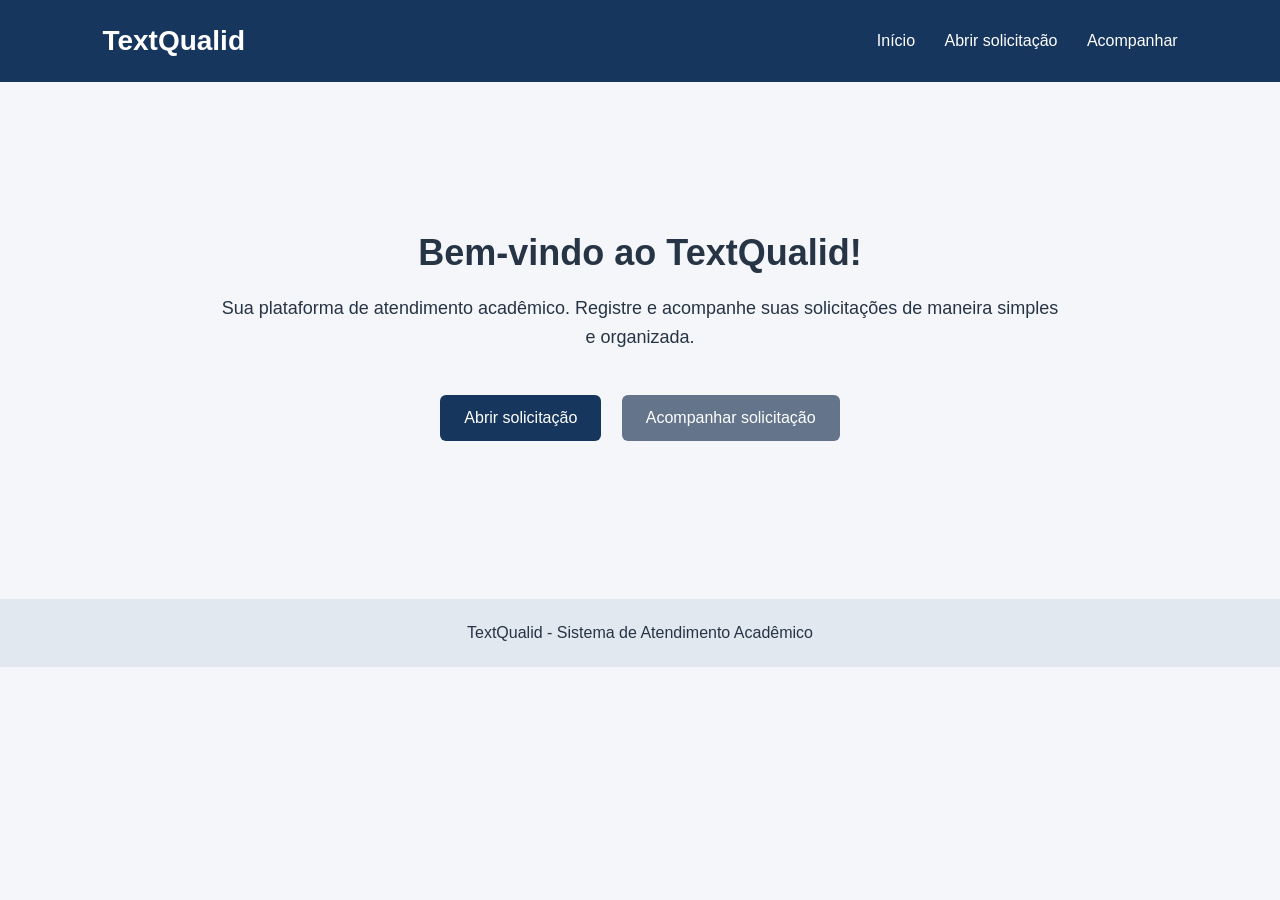
<file: frontend/index.html>
<!DOCTYPE html>
<html lang="pt-BR">
<head>
    <meta charset="UTF-8">
    <meta name="viewport" content="width=device-width, initial-scale=1.0">
    <title>TextQualid | Atendimento Acadêmico</title>
    <link rel="stylesheet" href="css/style.css">
</head>
<body>

    <header>
        <h1>TextQualid</h1>
        <nav>
            <a href="index.html">Início</a>
            <a href="abrir-solicitacao.html">Abrir solicitação</a>
            <a href="acompanhar.html">Acompanhar</a>
        </nav>
    </header>

    <main>
        <section class="boas-vindas">
            <h2>Bem-vindo ao TextQualid!</h2>
            <p>
                Sua plataforma de atendimento acadêmico.
                Registre e acompanhe suas solicitações
                de maneira simples e organizada.
            </p>

            <a class="botao" href="abrir-solicitacao.html">
                Abrir solicitação
            </a>

            <a class="botao secundario" href="acompanhar.html">
                Acompanhar solicitação
            </a>
        </section>
    </main>

    <footer>
        <p>TextQualid - Sistema de Atendimento Acadêmico</p>
    </footer>

</body>
</html>
</file>
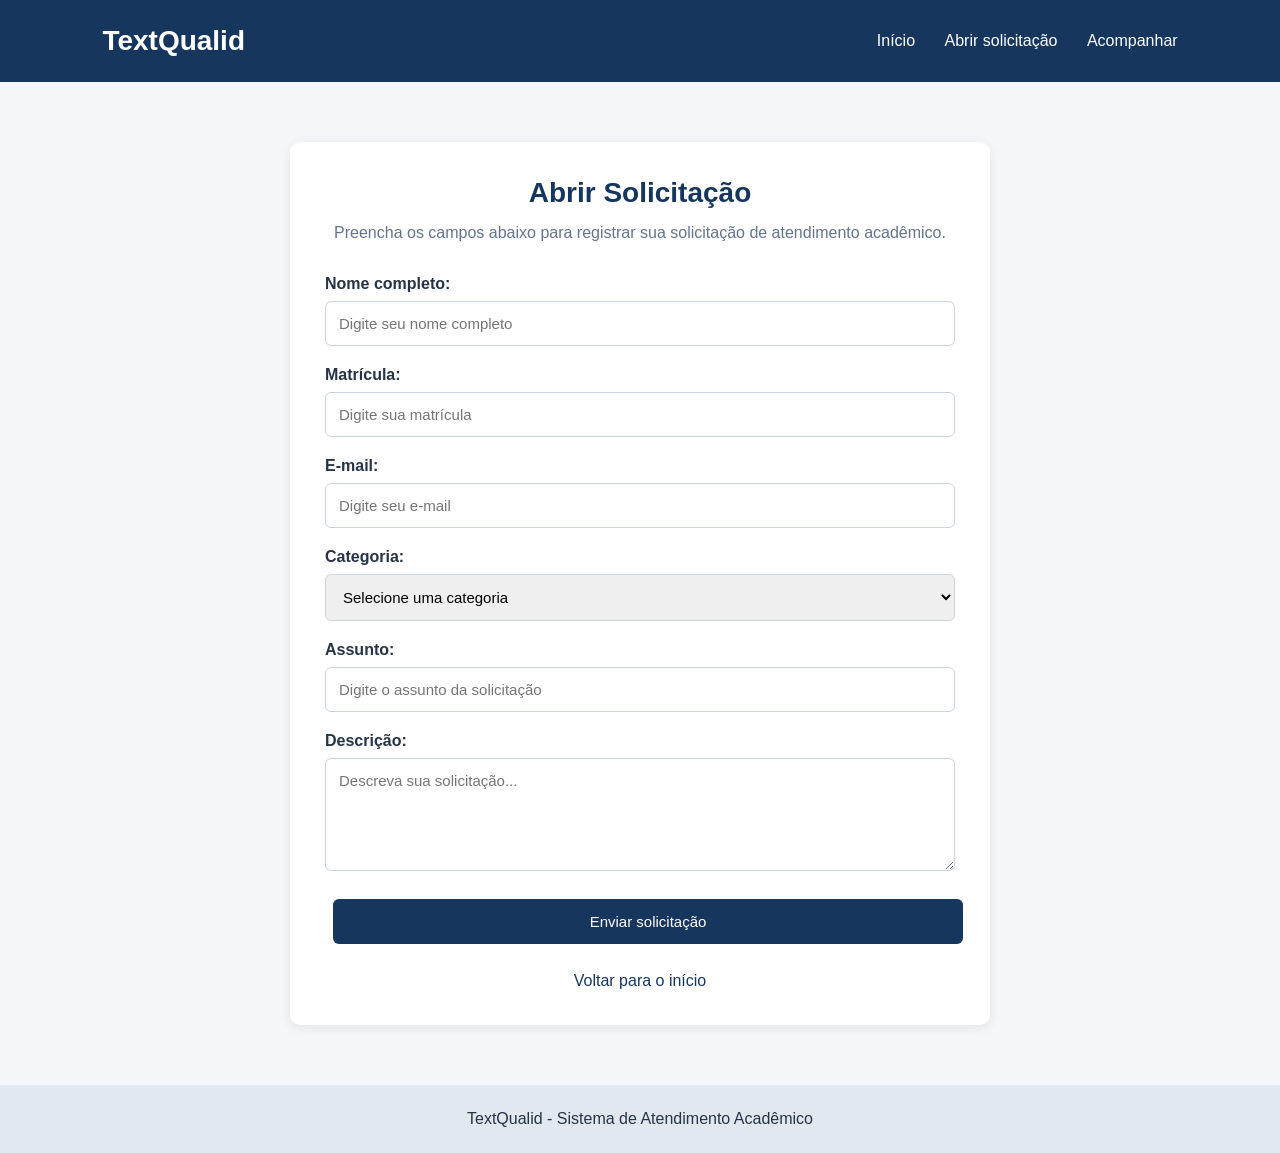
<file: frontend/abrir-solicitacao.html>
<!DOCTYPE html>
<html lang="pt-BR">

<head>
    <meta charset="UTF-8">
    <meta name="viewport" content="width=device-width, initial-scale=1.0">

    <title>Abrir Solicitação | TextQualid</title>

    <link rel="stylesheet" href="css/style.css">
</head>

<body>

    <header>
        <h1>TextQualid</h1>

        <nav>
            <a href="index.html">Início</a>
            <a href="abrir-solicitacao.html">Abrir solicitação</a>
            <a href="acompanhar.html">Acompanhar</a>
        </nav>
    </header>

    <main class="container">

        <section class="formulario-container">

            <h2>Abrir Solicitação</h2>

            <p class="descricao">
                Preencha os campos abaixo para registrar
                sua solicitação de atendimento acadêmico.
            </p>

            <form id="formSolicitacao">

                <div class="campo">
                    <label for="nome">Nome completo:</label>
                    <input type="text" id="nome" name="nome" placeholder="Digite seu nome completo" required>
                </div>

                <div class="campo">
                    <label for="matricula">Matrícula:</label>
                    <input type="text" id="matricula" name="matricula" placeholder="Digite sua matrícula" required>
                </div>

                <div class="campo">
                    <label for="email">E-mail:</label>
                    <input type="email" id="email" name="email" placeholder="Digite seu e-mail" required>
                </div>

                <div class="campo">
                    <label for="categoria">Categoria:</label>

                    <select id="categoria" name="categoria" required>
                        <option value="">Selecione uma categoria</option>
                        <option value="Financeiro">Financeiro</option>
                        <option value="Matrícula">Matrícula</option>
                        <option value="Documentação">Documentação</option>
                        <option value="Acadêmico">Acadêmico</option>
                        <option value="Outros">Outros</option>
                    </select>
                </div>

                <div class="campo">
                    <label for="assunto">Assunto:</label>
                    <input type="text" id="assunto" name="assunto" placeholder="Digite o assunto da solicitação"
                        required>
                </div>

                <div class="campo">
                    <label for="descricao">Descrição:</label>
                    <textarea id="descricao" name="descricao" rows="5" placeholder="Descreva sua solicitação..."
                        required></textarea>
                </div>

                <button type="submit" class="botao">
                    Enviar solicitação
                </button>

                <a href="index.html" class="voltar">
                    Voltar para o início
                </a>

            </form>

        </section>

    </main>

    <footer>
        <p>TextQualid - Sistema de Atendimento Acadêmico</p>
    </footer>

<script src="js/abrir-solicitacao.js"></script>
    
</body>

</html>
</file>
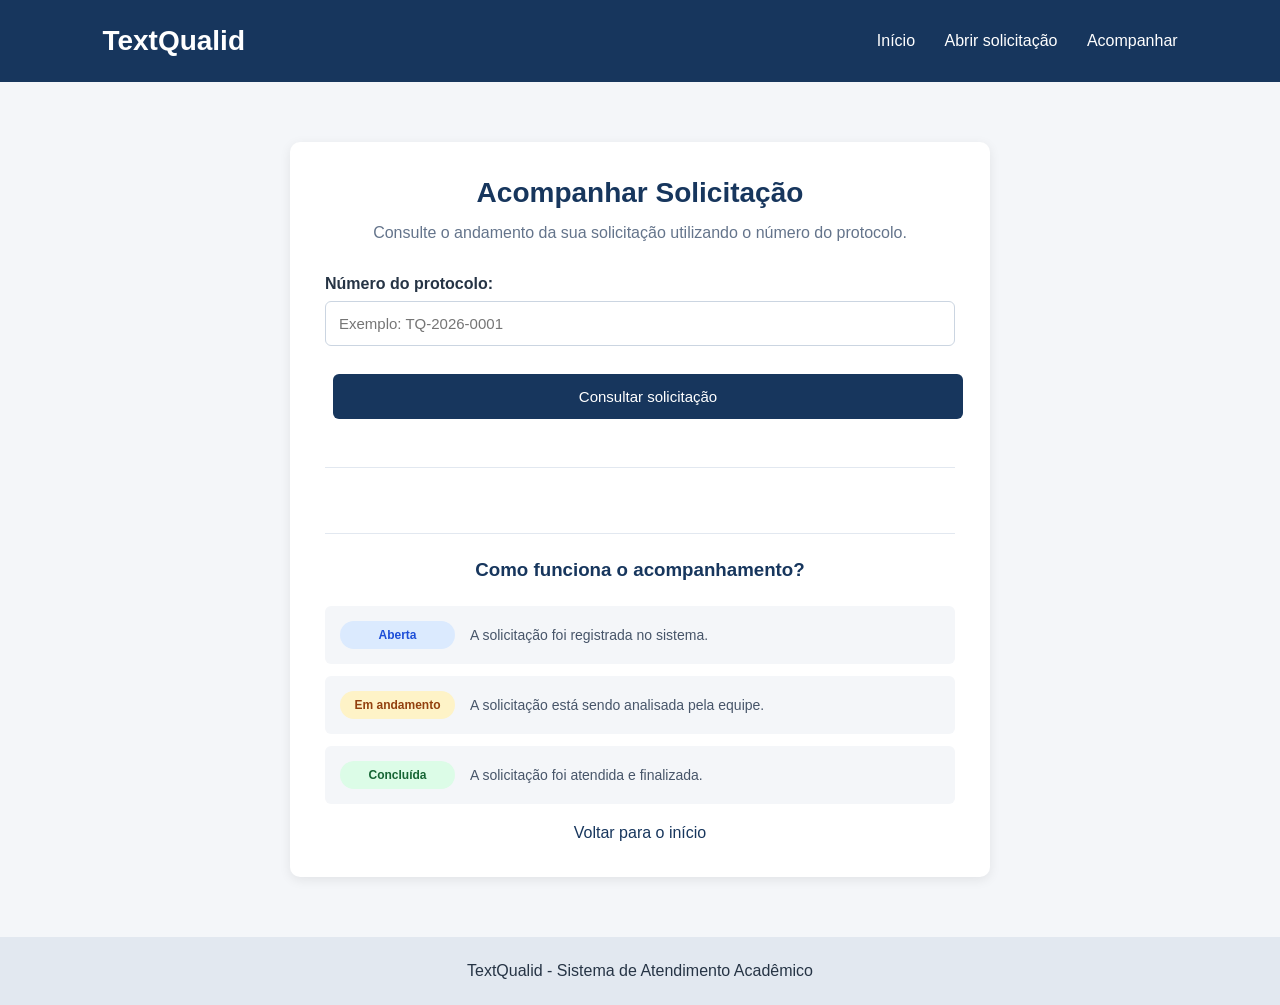
<file: frontend/acompanhar.html>
<!DOCTYPE html>
<html lang="pt-BR">

<head>
    <meta charset="UTF-8">
    <meta name="viewport" content="width=device-width, initial-scale=1.0">

    <title>Acompanhar Solicitação | TextQualid</title>

    <link rel="stylesheet" href="css/style.css">
</head>

<body>

    <header>
        <h1>TextQualid</h1>

        <nav>
            <a href="index.html">Início</a>
            <a href="abrir-solicitacao.html">Abrir solicitação</a>
            <a href="acompanhar.html">Acompanhar</a>
        </nav>
    </header>

    <main class="container">

        <section class="consulta-container">

            <h2>Acompanhar Solicitação</h2>

            <p class="descricao">
                Consulte o andamento da sua solicitação
                utilizando o número do protocolo.
            </p>

            <form id="formConsulta">

                <div class="campo">
                    <label for="protocolo">Número do protocolo:</label>

                    <input type="text" id="protocolo" name="protocolo" placeholder="Exemplo: TQ-2026-0001" required>
                </div>

                <button type="submit" class="botao">
                    Consultar solicitação
                </button>

            </form>

            <div id="resultadoSolicitacao" class="resultado-consulta" aria-live="polite"></div>

            <div class="resultado-consulta">

                <h3>Como funciona o acompanhamento?</h3>

                <div class="status-item">
                    <span class="status aberto">Aberta</span>
                    <p>A solicitação foi registrada no sistema.</p>
                </div>

                <div class="status-item">
                    <span class="status andamento">Em andamento</span>
                    <p>A solicitação está sendo analisada pela equipe.</p>
                </div>

                <div class="status-item">
                    <span class="status concluido">Concluída</span>
                    <p>A solicitação foi atendida e finalizada.</p>
                </div>

            </div>

            <a href="index.html" class="voltar">
                Voltar para o início
            </a>

        </section>

    </main>

    <footer>
        <p>TextQualid - Sistema de Atendimento Acadêmico</p>
    </footer>

<script src="js/acompanhar.js"></script>
</body>

</html>
</file>
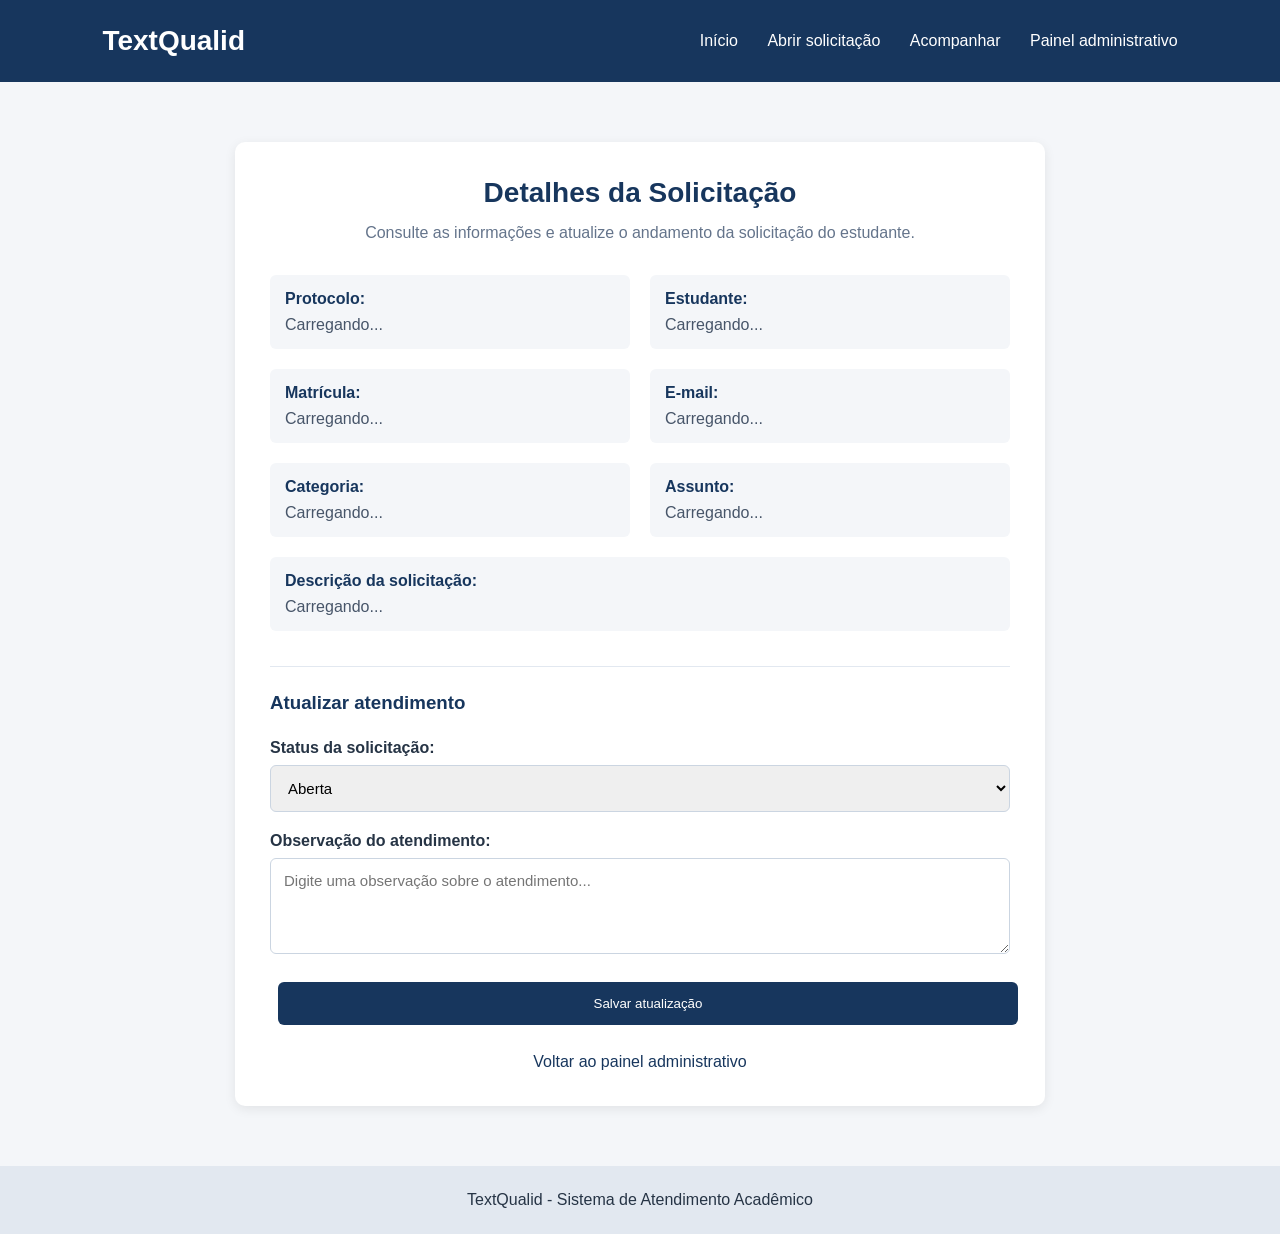
<file: frontend/detalhes.html>
<!DOCTYPE html>
<html lang="pt-BR">

<head>
    <meta charset="UTF-8">
    <meta name="viewport" content="width=device-width, initial-scale=1.0">

    <title>Detalhes da Solicitação | TextQualid</title>

    <link rel="stylesheet" href="css/style.css">
</head>

<body>

    <header>
        <h1>TextQualid</h1>

        <nav>
            <a href="index.html">Início</a>
            <a href="abrir-solicitacao.html">Abrir solicitação</a>
            <a href="acompanhar.html">Acompanhar</a>
            <a href="painel.html">Painel administrativo</a>
        </nav>
    </header>

    <main class="detalhes-container">

        <section class="detalhes-card">

            <h2>Detalhes da Solicitação</h2>

            <p class="descricao">
                Consulte as informações e atualize o andamento
                da solicitação do estudante.
            </p>

            <div class="informacoes-solicitacao">

                <div class="informacao">
                    <strong>Protocolo:</strong>
                    <span id="protocolo">Carregando...</span>
                </div>

                <div class="informacao">
                    <strong>Estudante:</strong>
                    <span id="nome">Carregando...</span>
                </div>

                <div class="informacao">
                    <strong>Matrícula:</strong>
                    <span id="matricula">Carregando...</span>
                </div>

                <div class="informacao">
                    <strong>E-mail:</strong>
                    <span id="email">Carregando...</span>
                </div>

                <div class="informacao">
                    <strong>Categoria:</strong>
                    <span id="categoria">Carregando...</span>
                </div>

                <div class="informacao">
                    <strong>Assunto:</strong>
                    <span id="assunto">Carregando...</span>
                </div>

                <div class="informacao descricao-completa">
                    <strong>Descrição da solicitação:</strong>
                    <p id="descricao">Carregando...</p>
                </div>

            </div>

            <div class="atualizar-status">

                <h3>Atualizar atendimento</h3>

                <form id="formStatus">

                    <div class="campo">

                        <label for="status">Status da solicitação:</label>

                        <select id="status" name="status" required>
                            <option value="Aberta">Aberta</option>
                            <option value="Em andamento">Em andamento</option>
                            <option value="Concluída">Concluída</option>
                        </select>

                    </div>

                    <div class="campo">

                        <label for="observacao">Observação do atendimento:</label>

                        <textarea id="observacao" name="observacao" rows="4"
                            placeholder="Digite uma observação sobre o atendimento..."></textarea>

                    </div>

                    <button type="submit" class="botao">
                        Salvar atualização
                    </button>

                </form>

            </div>

            <a href="painel.html" class="voltar">
                Voltar ao painel administrativo
            </a>

        </section>

    </main>

    <footer>
        <p>TextQualid - Sistema de Atendimento Acadêmico</p>
    </footer>

    <script src="js/detalhes.js"></script>
</body>

</html>
</file>
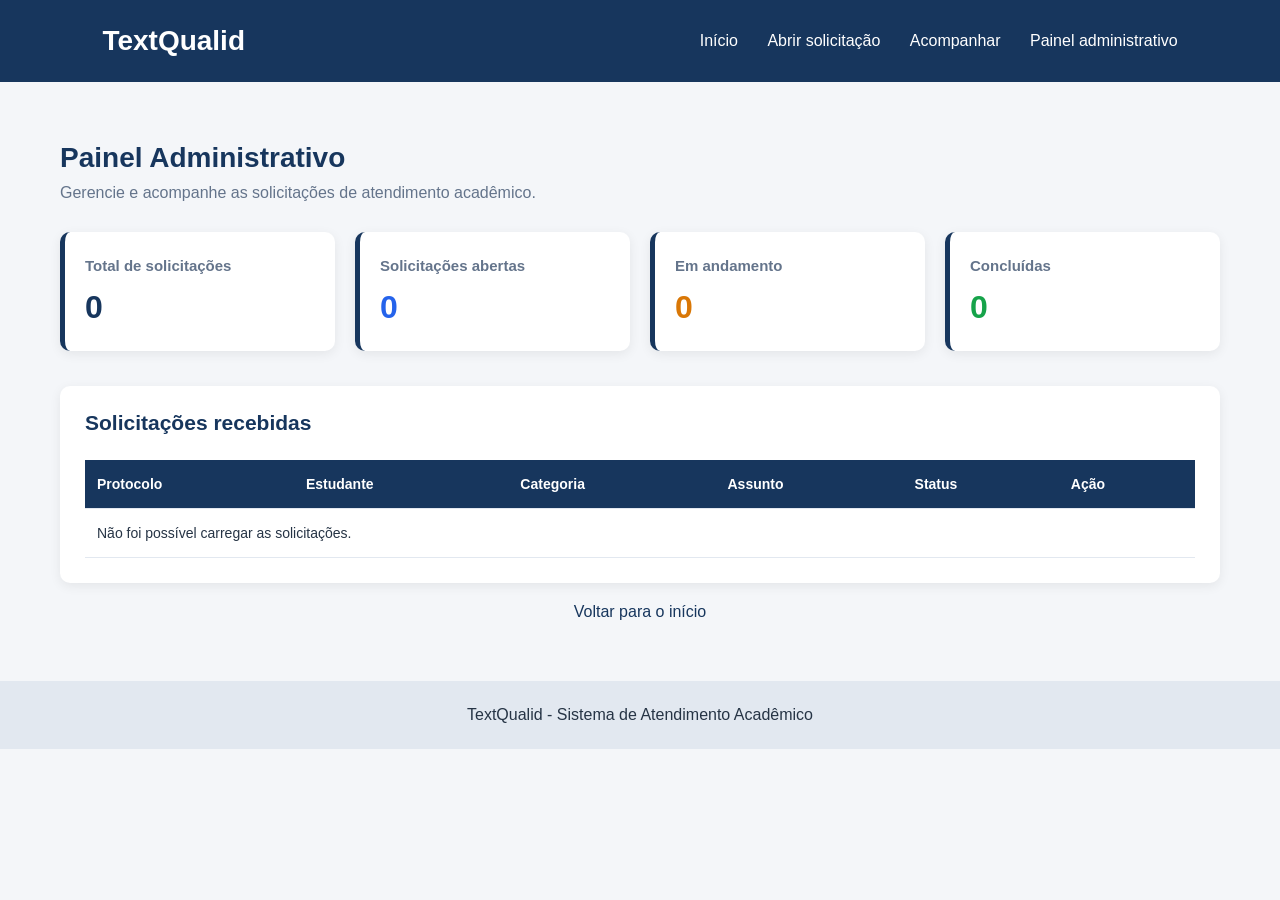
<file: frontend/painel.html>
<!DOCTYPE html>
<html lang="pt-BR">

<head>
    <meta charset="UTF-8">
    <meta name="viewport" content="width=device-width, initial-scale=1.0">

    <title>Painel Administrativo | TextQualid</title>

    <link rel="stylesheet" href="css/style.css">
</head>

<body>

    <header>
        <h1>TextQualid</h1>

        <nav>
            <a href="index.html">Início</a>
            <a href="abrir-solicitacao.html">Abrir solicitação</a>
            <a href="acompanhar.html">Acompanhar</a>
            <a href="painel.html">Painel administrativo</a>
        </nav>
    </header>

    <main class="painel-container">

        <section class="painel-titulo">
            <h2>Painel Administrativo</h2>

            <p>
                Gerencie e acompanhe as solicitações
                de atendimento acadêmico.
            </p>
        </section>

        <!-- CARDS DE RESUMO -->

        <section class="resumo-cards">

            <div class="resumo-card">
                <h3>Total de solicitações</h3>
                <p class="numero total" id="totalSolicitacoes">0</p>
            </div>

            <div class="resumo-card">
                <h3>Solicitações abertas</h3>
                <p class="numero abertas" id="solicitacoesAbertas">0</p>
            </div>

            <div class="resumo-card">
                <h3>Em andamento</h3>
                <p class="numero andamento-numero" id="solicitacoesAndamento">0</p>
            </div>

            <div class="resumo-card">
                <h3>Concluídas</h3>
                <p class="numero concluidas" id="solicitacoesConcluidas">0</p>
            </div>

        </section>

        <!-- TABELA DE SOLICITAÇÕES -->

        <section class="tabela-container">

            <h3>Solicitações recebidas</h3>

            <div class="tabela-responsiva">

                <table>

                    <thead>
                        <tr>
                            <th>Protocolo</th>
                            <th>Estudante</th>
                            <th>Categoria</th>
                            <th>Assunto</th>
                            <th>Status</th>
                            <th>Ação</th>
                        </tr>
                    </thead>

                    <tbody id="listaSolicitacoes">

                        <tr>
                            <td>TQ20260001</td>
                            <td>Maria Silva</td>
                            <td>Financeiro</td>
                            <td>Boleto</td>
                            <td>
                                <span class="status aberto">
                                    Aberta
                                </span>
                            </td>
                            <td>
                                <a href="detalhes.html" class="link-detalhes">
                                    Visualizar
                                </a>
                            </td>
                        </tr>

                        <tr>
                            <td>TQ20260002</td>
                            <td>João Santos</td>
                            <td>Acadêmico</td>
                            <td>Notas</td>
                            <td>
                                <span class="status andamento">
                                    Em andamento
                                </span>
                            </td>
                            <td>
                                <a href="detalhes.html" class="link-detalhes">
                                    Visualizar
                                </a>
                            </td>
                        </tr>

                        <tr>
                            <td>TQ20260003</td>
                            <td>Ana Oliveira</td>
                            <td>Matrícula</td>
                            <td>Rematrícula</td>
                            <td>
                                <span class="status concluido">
                                    Concluída
                                </span>
                            </td>
                            <td>
                                <a href="detalhes.html" class="link-detalhes">
                                    Visualizar
                                </a>
                            </td>
                        </tr>

                    </tbody>

                </table>

            </div>

        </section>

        <a href="index.html" class="voltar">
            Voltar para o início
        </a>

    </main>

    <footer>
        <p>TextQualid - Sistema de Atendimento Acadêmico</p>
    </footer>

<script src="js/painel.js"></script>
</body>

</html>
</file>
<file: frontend/css/style.css>
* {
    margin: 0;
    padding: 0;
    box-sizing: border-box;
}

body {
    font-family: Arial, sans-serif;
    background-color: #f4f6f9;
    color: #263445;
}

header {
    background-color: #17365d;
    color: white;
    padding: 25px 8%;
    display: flex;
    justify-content: space-between;
    align-items: center;
}

header h1 {
    font-size: 28px;
}

nav a {
    color: white;
    text-decoration: none;
    margin-left: 25px;
}

nav a:hover {
    text-decoration: underline;
}

.boas-vindas {
    max-width: 900px;
    margin: 100px auto;
    padding: 50px 25px;
    text-align: center;
}

.boas-vindas h2 {
    font-size: 36px;
    margin-bottom: 20px;
}

.boas-vindas p {
    font-size: 18px;
    line-height: 1.6;
    margin-bottom: 35px;
}

.botao {
    display: inline-block;
    background-color: #17365d;
    color: white;
    padding: 14px 24px;
    border-radius: 6px;
    text-decoration: none;
    margin: 8px;
}

.botao:hover {
    background-color: #24558e;
}

.secundario {
    background-color: #64748b;
}

footer {
    text-align: center;
    padding: 25px;
    background-color: #e2e8f0;
}

/* CONTAINER DA PÁGINA */

.container {
    padding: 40px 20px;
}

/* FORMULÁRIO */

.formulario-container {
    max-width: 700px;
    margin: 20px auto;
    padding: 35px;
    background-color: white;
    border-radius: 10px;
    box-shadow: 0 3px 12px rgba(0, 0, 0, 0.08);
}

.formulario-container h2 {
    color: #17365d;
    text-align: center;
    margin-bottom: 12px;
    font-size: 28px;
}

.descricao {
    text-align: center;
    color: #64748b;
    margin-bottom: 30px;
    line-height: 1.5;
}

/* CAMPOS */

.campo {
    display: flex;
    flex-direction: column;
    margin-bottom: 20px;
}

.campo label {
    font-weight: bold;
    margin-bottom: 8px;
    color: #263445;
}

.campo input,
.campo select,
.campo textarea {
    padding: 13px;
    border: 1px solid #cbd5e1;
    border-radius: 6px;
    font-size: 15px;
    font-family: Arial, sans-serif;
}

.campo input:focus,
.campo select:focus,
.campo textarea:focus {
    outline: none;
    border-color: #17365d;
}

.campo textarea {
    resize: vertical;
}

/* BOTÕES */

.formulario-container .botao {
    border: none;
    cursor: pointer;
    font-size: 15px;
    width: 100%;
}

.voltar {
    display: block;
    text-align: center;
    margin-top: 20px;
    color: #17365d;
    text-decoration: none;
}

.voltar:hover {
    text-decoration: underline;
}

/* RESPONSIVIDADE */

@media (max-width: 600px) {
    .formulario-container {
        padding: 22px;
    }

    header {
        flex-direction: column;
        gap: 20px;
    }

    nav a {
        margin: 5px;
    }
}

/* TELA DE ACOMPANHAMENTO */

.consulta-container {
    max-width: 700px;
    margin: 20px auto;
    padding: 35px;
    background-color: white;
    border-radius: 10px;
    box-shadow: 0 3px 12px rgba(0, 0, 0, 0.08);
}

.consulta-container h2 {
    color: #17365d;
    text-align: center;
    margin-bottom: 12px;
    font-size: 28px;
}

.consulta-container form {
    margin-top: 30px;
}

.consulta-container .botao {
    width: 100%;
    border: none;
    cursor: pointer;
    font-size: 15px;
}

.resultado-consulta {
    margin-top: 40px;
    padding-top: 25px;
    border-top: 1px solid #e2e8f0;
}

.resultado-consulta h3 {
    color: #17365d;
    margin-bottom: 25px;
    text-align: center;
}

.status-item {
    display: flex;
    align-items: center;
    gap: 15px;
    padding: 15px;
    margin-bottom: 12px;
    background-color: #f4f6f9;
    border-radius: 6px;
}

.status-item p {
    color: #475569;
    font-size: 14px;
}

.status {
    display: inline-block;
    min-width: 115px;
    text-align: center;
    padding: 7px 10px;
    border-radius: 20px;
    font-size: 12px;
    font-weight: bold;
}

.aberto {
    background-color: #dbeafe;
    color: #1d4ed8;
}

.andamento {
    background-color: #fef3c7;
    color: #92400e;
}

.concluido {
    background-color: #dcfce7;
    color: #166534;
}

@media (max-width: 600px) {
    .consulta-container {
        padding: 22px;
    }

    .status-item {
        flex-direction: column;
        align-items: flex-start;
    }
}

/* PAINEL ADMINISTRATIVO */

.painel-container {
    max-width: 1200px;
    margin: 40px auto;
    padding: 20px;
}

.painel-titulo {
    margin-bottom: 30px;
}

.painel-titulo h2 {
    color: #17365d;
    font-size: 28px;
    margin-bottom: 10px;
}

.painel-titulo p {
    color: #64748b;
    font-size: 16px;
}

/* CARDS DE RESUMO */

.resumo-cards {
    display: grid;
    grid-template-columns: repeat(4, 1fr);
    gap: 20px;
    margin-bottom: 35px;
}

.resumo-card {
    background-color: white;
    padding: 25px 20px;
    border-radius: 10px;
    box-shadow: 0 3px 12px rgba(0, 0, 0, 0.07);
    border-left: 5px solid #17365d;
}

.resumo-card h3 {
    color: #64748b;
    font-size: 15px;
    margin-bottom: 15px;
}

.numero {
    font-size: 32px;
    font-weight: bold;
}

.total {
    color: #17365d;
}

.abertas {
    color: #2563eb;
}

.andamento-numero {
    color: #d97706;
}

.concluidas {
    color: #16a34a;
}

/* TABELA */

.tabela-container {
    background-color: white;
    padding: 25px;
    border-radius: 10px;
    box-shadow: 0 3px 12px rgba(0, 0, 0, 0.07);
}

.tabela-container h3 {
    color: #17365d;
    font-size: 21px;
    margin-bottom: 25px;
}

.tabela-responsiva {
    width: 100%;
    overflow-x: auto;
}

table {
    width: 100%;
    border-collapse: collapse;
    min-width: 700px;
}

thead {
    background-color: #17365d;
    color: white;
}

th, td {
    padding: 16px 12px;
    text-align: left;
    border-bottom: 1px solid #e2e8f0;
    font-size: 14px;
}

tbody tr:hover {
    background-color: #f4f6f9;
}

.link-detalhes {
    color: #17365d;
    font-weight: bold;
    text-decoration: none;
}

.link-detalhes:hover {
    text-decoration: underline;
}

/* RESPONSIVIDADE DO PAINEL */

@media (max-width: 900px) {
    .resumo-cards {
        grid-template-columns: repeat(2, 1fr);
    }
}

@media (max-width: 600px) {
    .resumo-cards {
        grid-template-columns: 1fr;
    }

    .painel-container {
        padding: 15px;
    }

    .tabela-container {
        padding: 15px;
    }
}

/* DETALHES DA SOLICITAÇÃO */

.detalhes-container {
    max-width: 850px;
    margin: 40px auto;
    padding: 20px;
}

.detalhes-card {
    background-color: white;
    padding: 35px;
    border-radius: 10px;
    box-shadow: 0 3px 12px rgba(0, 0, 0, 0.08);
}

.detalhes-card h2 {
    color: #17365d;
    text-align: center;
    font-size: 28px;
    margin-bottom: 12px;
}

.informacoes-solicitacao {
    margin-top: 30px;
    display: grid;
    grid-template-columns: 1fr 1fr;
    gap: 20px;
}

.informacao {
    padding: 15px;
    background-color: #f4f6f9;
    border-radius: 6px;
    display: flex;
    flex-direction: column;
    gap: 8px;
}

.informacao strong {
    color: #17365d;
}

.informacao span,
.informacao p {
    color: #475569;
    overflow-wrap: anywhere;
}

.descricao-completa {
    grid-column: 1 / -1;
}

.atualizar-status {
    margin-top: 35px;
    padding-top: 25px;
    border-top: 1px solid #e2e8f0;
}

.atualizar-status h3 {
    color: #17365d;
    margin-bottom: 25px;
}

.atualizar-status .botao {
    width: 100%;
    border: none;
    cursor: pointer;
}

@media (max-width: 600px) {
    .detalhes-card {
        padding: 22px;
    }

    .informacoes-solicitacao {
        grid-template-columns: 1fr;
    }

    .descricao-completa {
        grid-column: auto;
    }
}
</file>
